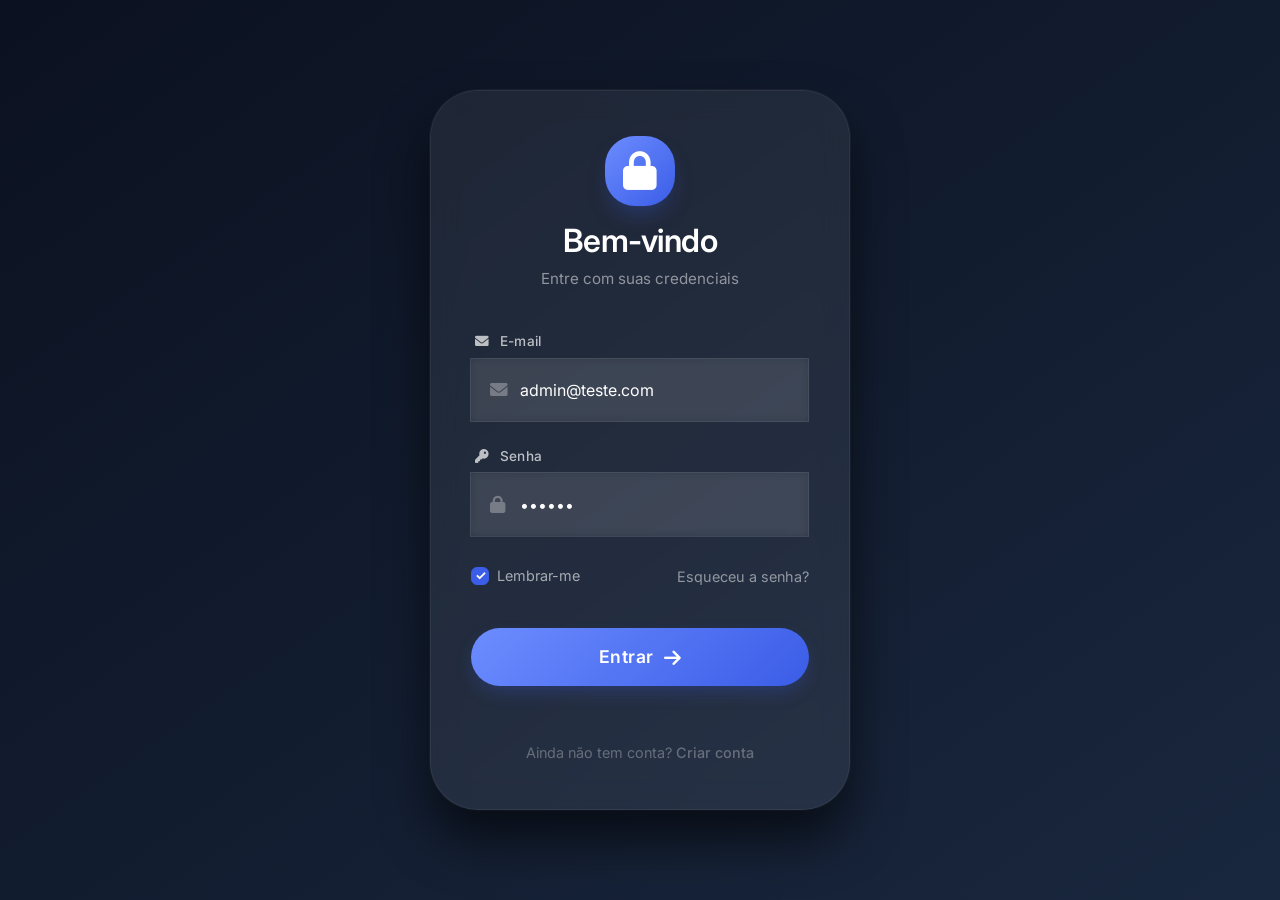
<file: bola/index.html>
<!DOCTYPE html>
<html lang="pt-BR">
<head>
    <meta charset="UTF-8">
    <meta name="viewport" content="width=device-width, initial-scale=1.0">
    <title>Login · Modelo</title>

    <!-- BIBLIOTECAS EXTERNAS -->
    <link href="https://cdn.jsdelivr.net/npm/bootstrap@5.3.8/dist/css/bootstrap.min.css" rel="stylesheet">
    <link rel="preconnect" href="https://fonts.googleapis.com">
    <link rel="preconnect" href="https://fonts.gstatic.com" crossorigin>
    <link href="https://fonts.googleapis.com/css2?family=Inter:opsz,wght@14..32,400;14..32,500;14..32,600&display=swap" rel="stylesheet">
    <link rel="stylesheet" href="https://cdnjs.cloudflare.com/ajax/libs/font-awesome/6.0.0-beta3/css/all.min.css">
    <!-- ===== SEU CSS ===== -->
    <link rel="stylesheet" href="style.css">
</head>
<body>
    <div class="login-card" role="main" aria-label="Painel de login">
        <!-- CABEÇALHO -->
        <div class="login-header">
            <div class="icon-logo">
                <i class="fas fa-lock"></i>
            </div>
            <h1 id="panelTitle">Bem-vindo</h1>
            <p id="panelSubtitle">Entre com suas credenciais</p>
        </div>

        <!-- PAINEL LOGIN -->
        <div id="loginPanel">
            <form class="auth-form" id="loginForm" novalidate>
                <!-- E-mail -->
                <div class="input-group" id="emailGroup">
                    <label for="email">
                        <i class="fas fa-envelope" style="margin-right: 6px;"></i> E-mail
                    </label>
                    <div class="input-wrapper">
                        <i class="fas fa-envelope"></i>
                        <input type="email" id="email" placeholder="seu@email.com" autocomplete="email" required>
                    </div>
                    <div class="error-message" id="emailError">E-mail inválido</div>
                </div>

                <!-- Senha -->
                <div class="input-group" id="passwordGroup">
                    <label for="password">
                        <i class="fas fa-key" style="margin-right: 6px;"></i> Senha
                    </label>
                    <div class="input-wrapper">
                        <i class="fas fa-lock"></i>
                        <input type="password" id="password" placeholder="••••••••" autocomplete="current-password" required minlength="6">
                    </div>
                    <div class="error-message" id="passwordError">Mínimo 6 caracteres</div>
                </div>

                <!-- Opções -->
                <div class="login-options">
                    <label class="remember">
                        <input type="checkbox" id="rememberCheck" checked> Lembrar-me
                    </label>
                    <div class="forgot">
                        <a href="#" id="forgotLink" aria-label="Recuperar senha">Esqueceu a senha?</a>
                    </div>
                </div>

                <!-- Botão Entrar -->
                <button type="submit" class="btn-login" id="loginBtn">
                    <span>Entrar</span>
                    <i class="fas fa-arrow-right"></i>
                </button>

                <!-- Mensagem -->
                <div class="login-success" id="loginSuccess">
                    <i class="fas fa-check-circle"></i> 
                    <span id="loginMsgText">Login simulado com sucesso!</span>
                </div>
            </form>

            <div class="signup-footer">
                Ainda não tem conta? <a id="showSignupLink">Criar conta</a>
            </div>
        </div>

        <!-- PAINEL CRIAR CONTA -->
        <div id="signupPanel">
            <form class="auth-form" id="signupForm" novalidate>
                <!-- Nome -->
                <div class="input-group">
                    <label for="signupName">
                        <i class="fas fa-user" style="margin-right:6px;"></i> Nome completo
                    </label>
                    <div class="input-wrapper">
                        <i class="fas fa-user"></i>
                        <input type="text" id="signupName" placeholder="Seu nome" required>
                    </div>
                    <div class="error-message" id="signupNameError">Nome é obrigatório</div>
                </div>

                <!-- E-mail -->
                <div class="input-group">
                    <label for="signupEmail">
                        <i class="fas fa-envelope" style="margin-right:6px;"></i> E-mail
                    </label>
                    <div class="input-wrapper">
                        <i class="fas fa-envelope"></i>
                        <input type="email" id="signupEmail" placeholder="seu@email.com" required>
                    </div>
                    <div class="error-message" id="signupEmailError">E-mail inválido</div>
                </div>

                <!-- Senha -->
                <div class="input-group">
                    <label for="signupPassword">
                        <i class="fas fa-key" style="margin-right:6px;"></i> Senha
                    </label>
                    <div class="input-wrapper">
                        <i class="fas fa-lock"></i>
                        <input type="password" id="signupPassword" placeholder="Mínimo 6 caracteres" required minlength="6">
                    </div>
                    <div class="error-message" id="signupPasswordError">Mínimo 6 caracteres</div>
                </div>

                <!-- Confirmar senha -->
                <div class="input-group">
                    <label for="signupConfirm">
                        <i class="fas fa-check-circle" style="margin-right:6px;"></i> Confirmar senha
                    </label>
                    <div class="input-wrapper">
                        <i class="fas fa-check"></i>
                        <input type="password" id="signupConfirm" placeholder="Digite novamente" required minlength="6">
                    </div>
                    <div class="error-message" id="signupConfirmError">As senhas não coincidem</div>
                </div>

                <!-- Botão Criar conta -->
                <button type="submit" class="btn-login" id="signupBtn">
                    <span>Criar conta</span>
                    <i class="fas fa-user-plus"></i>
                </button>

                <!-- Mensagem -->
                <div class="login-success" id="signupSuccess">
                    <i class="fas fa-check-circle"></i> 
                    <span id="signupMsgText">Conta criada com sucesso!</span>
                </div>
            </form>

            <div class="signup-footer">
                Já tem uma conta? <a id="showLoginLink">Entrar</a>
            </div>
        </div>
    </div>

    <!-- ========================================== -->
    <!-- ⚠️ LINK DO JAVASCRIPT (TEM QUE ESTAR AQUI) -->
    <!-- ========================================== -->
    <script src="https://cdn.jsdelivr.net/npm/bootstrap@5.3.8/dist/js/bootstrap.bundle.min.js"></script>
    <script src="script.js"></script>
    <!-- ⚠️ SE O JS ESTIVER EM OUTRA PASTA, use: src="js/script.js" -->
</body>
</html>
</file>
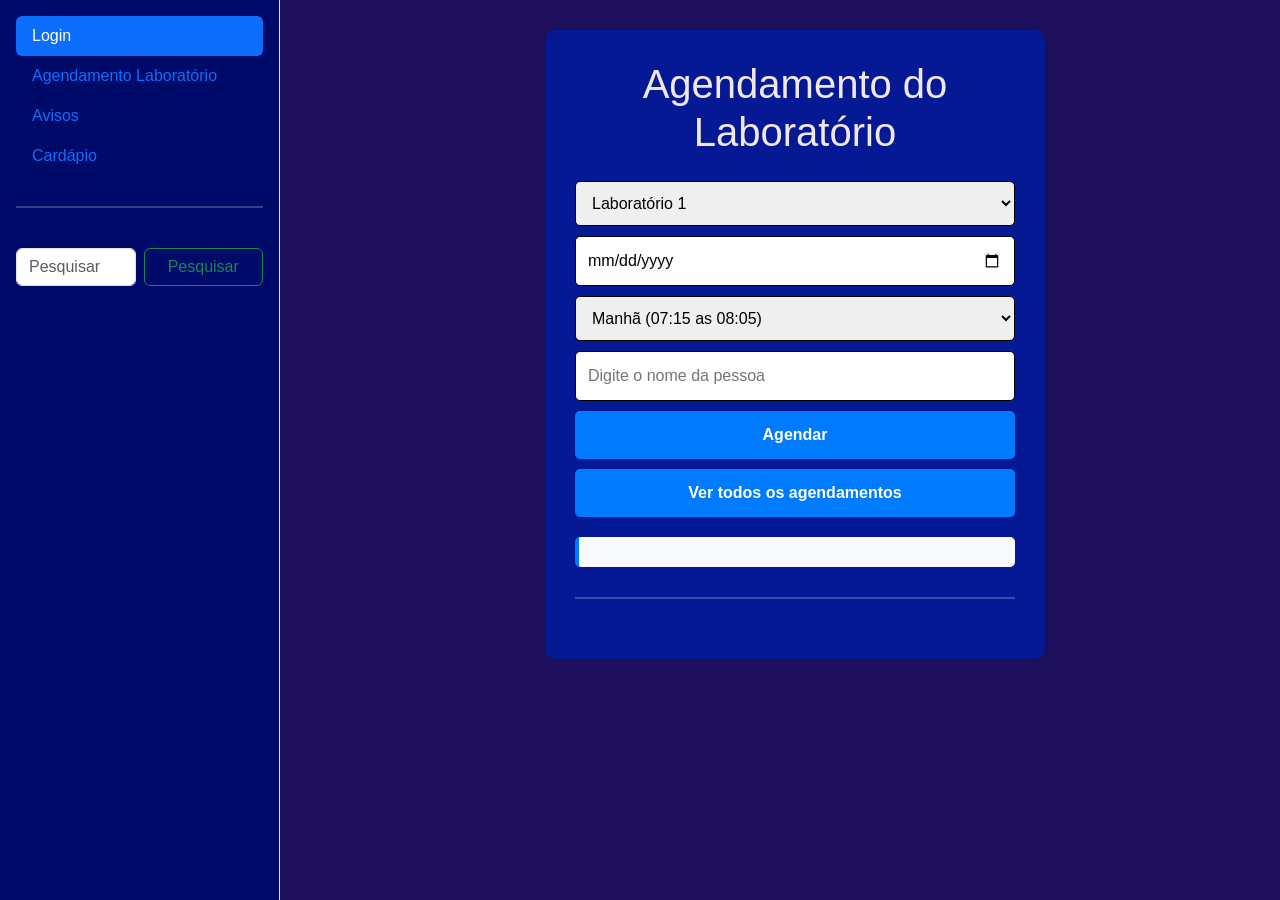
<file: gu/index.html>
<!DOCTYPE html>
<html lang="pt-br">
<head>
    <link href="https://cdn.jsdelivr.net/npm/bootstrap@5.3.8/dist/css/bootstrap.min.css" rel="stylesheet" integrity="sha384-sRIl4kxILFvY47J16cr9ZwB07vP4J8+LH7qKQnuqkuIAvNWLzeN8tE5YBujZqJLB" crossorigin="anonymous">
    <script src="https://cdn.jsdelivr.net/npm/bootstrap@5.3.8/dist/js/bootstrap.bundle.min.js" integrity="sha384-FKyoEForCGlyvwx9Hj09JcYn3nv7wiPVlz7YYwJrWVcXK/BmnVDxM+D2scQbITxI" crossorigin="anonymous"></script>    
    <script src="./script.js"></script>
    <meta charset="UTF-8">
    <meta name="viewport" content="width=device-width, initial-scale=1.0">
    <title>Agendamento - Laboratórios</title>
    <link rel="stylesheet" href="style.css">
</head>
<body>

    <aside class="sidebar" id="sidebar">

        <ul class="nav nav-pills flex-column mb-auto">

            <li class="nav-item">
                <a href="../bola/index.html" class="nav-link active">
                    Login
                </a>
            </li>

            <li class="nav-item">
                <a href="index.html" class="nav-link">
                    Agendamento Laboratório
                </a>
            </li>

            <li class="nav-item">
                <a href="../jorge/index.html" class="nav-link">
                    Avisos
                </a>
            </li>

            <li class="nav-item">
                <a href="../vine/index.html" class="nav-link">
                    Cardápio
                </a>
            </li>

        </ul>

        <hr>

        <form class="d-flex">
            <input class="form-control me-2" type="search" placeholder="Pesquisar">

            <button class="btn btn-outline-success" type="submit">
                Pesquisar
            </button>
        </form>

    </aside>


<div class="container">
    <h1> Agendamento do Laboratório</h1>

    <select id="lab">
        <option value="Laboratório 1">Laboratório 1</option>
        <option value="Laboratório 2">Laboratório 2</option>
    </select>

    <input type="date" id="data">

    <select id="horario">
        <option value="Manhã">Manhã (07:15 as 08:05)</option>
        <option value="Manhã">Manhã (08:05 as 08:55)</option>
        <option value="Manhã">Manhã (08:55 as 09:45)</option>
        <option value="Manhã">Manhã (10:00 as 10:50)</option>
        <option value="Manhã">Manhã (10:50 as 11:35)</option>
        <option value="Manhã">Manhã (11:35 as 12:25)</option>

    </select>

    <input type="text" id="nome" placeholder="Digite o nome da pessoa">

    <button onclick="agendar()"> Agendar</button>
    <button onclick="listarAgendamentos()"> Ver todos os agendamentos</button>

    <div id="resultado" class="mensagem"></div>

    <hr>

    <div id="listaAgendamentos"></div>
</div>


</body>

<script>
    let agendamentos = JSON.parse(localStorage.getItem('agendamentos')) || [];

    function agendar() {
        let lab = document.getElementById('lab').value;
        let data = document.getElementById('data').value;
        let horario = document.getElementById('horario').value;

        if (data === '') {
            document.getElementById('resultado').innerHTML = 
                '<span class="vermelho"> Escolha uma data primeiro!</span>';
            return;
        }

        let jaExiste = agendamentos.some(a => 
            a.lab === lab && a.data === data && a.horario === horario
        );

        if (jaExiste) {
            document.getElementById('resultado').innerHTML = 
                `<span class="vermelho"> ${lab} já está ocupado no dia ${data} no período da ${horario}!</span>`;
            return;
        }

        let novoAgendamento = { lab, data, horario };
        agendamentos.push(novoAgendamento);

        localStorage.setItem('agendamentos', JSON.stringify(agendamentos));

        document.getElementById('resultado').innerHTML = 
            `<span class="verde"> Agendado com sucesso! ${lab} - ${data} - ${horario}</span>`;

        document.getElementById('data').value = '';
    }

    function listarAgendamentos() {
        let lista = document.getElementById('listaAgendamentos');

        if (agendamentos.length === 0) {
            lista.innerHTML = '<p> Nenhum agendamento ainda.</p>';
            return;
        }

        let html = '<h3> Agendamentos salvos:</h3><ul>';
        for (let a of agendamentos) {
            html += `<li>🔹 ${a.lab} - ${a.data} - ${a.horario}</li>`;
        }
        html += '</ul>';

        html += `<button onclick="limparTudo()" class="btn-excluir"> Limpar todos os agendamentos</button>`;

        lista.innerHTML = html;
    }

    function limparTudo() {
        if (confirm('Tem certeza que quer apagar todos os agendamentos?')) {
            agendamentos = [];
            localStorage.setItem('agendamentos', JSON.stringify(agendamentos));
            listarAgendamentos(); 
            document.getElementById('resultado').innerHTML = '<span class="vermelho"> Todos os agendamentos foram removidos.</span>';
        }
    }
</script>
</html>
</file>
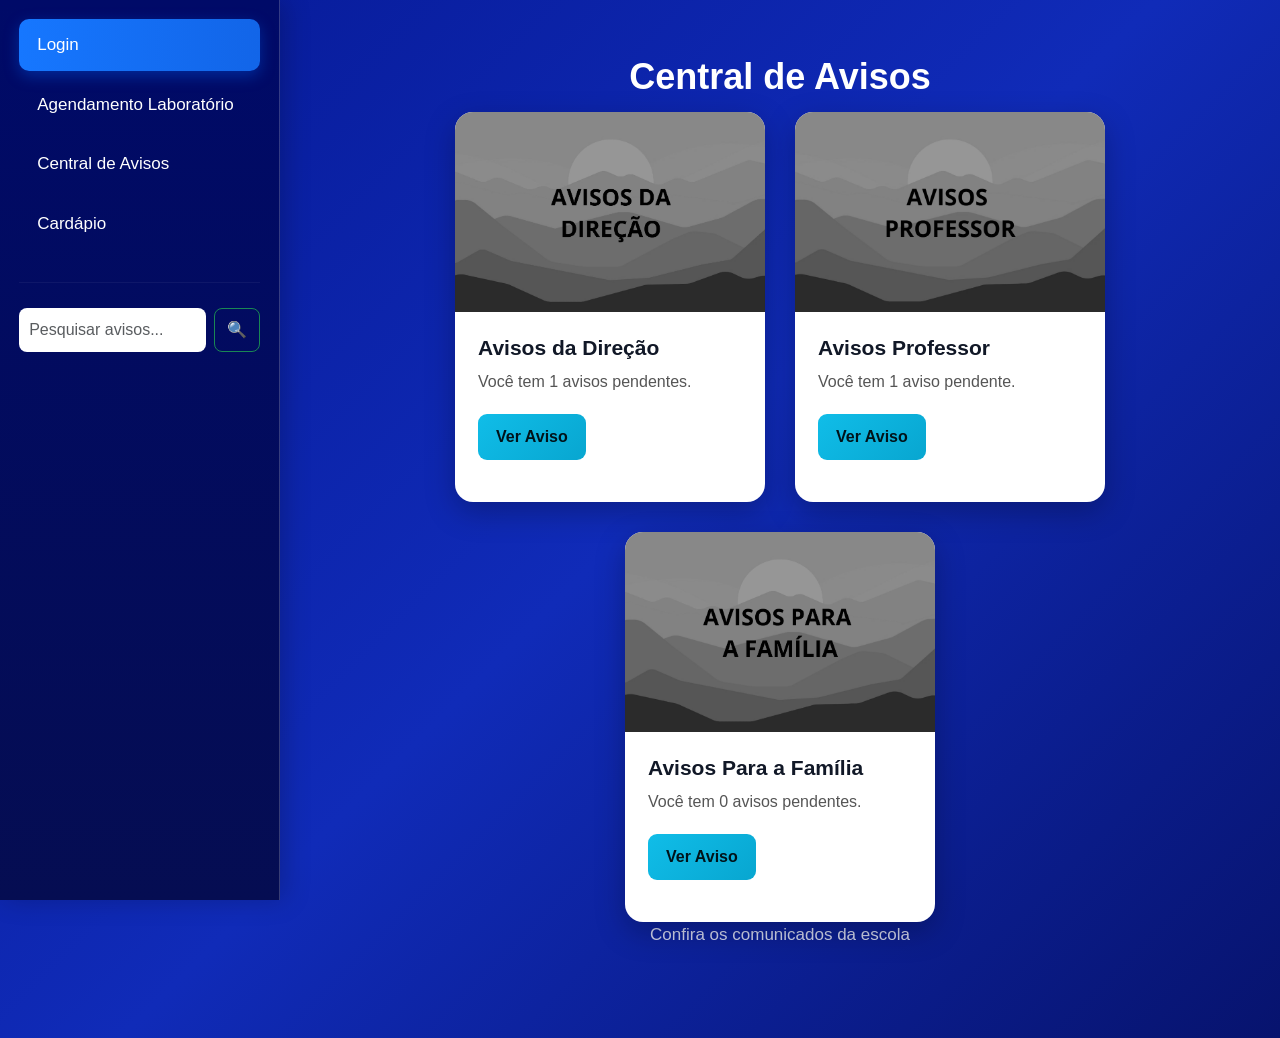
<file: jorge/index.html>
<!DOCTYPE html>
<html lang="pt-BR">

<head>
    <meta charset="UTF-8">
    <meta name="viewport" content="width=device-width, initial-scale=1.0">

    <title>Next Time</title>

    <link href="https://cdn.jsdelivr.net/npm/bootstrap@5.3.8/dist/css/bootstrap.min.css" rel="stylesheet">

    <link rel="stylesheet" href="style.css">
</head>

<body>

    <!-- SIDEBAR -->
    <aside class="sidebar" id="sidebar">

        <ul class="nav nav-pills flex-column mb-auto">

            <li class="nav-item">
                <a href="../bola/index.html" class="nav-link active">
                    Login
                </a>
            </li>

            <li class="nav-item">
                <a href="../gu/index.html" class="nav-link">
                    Agendamento Laboratório
                </a>
            </li>

            <li class="nav-item">
                <a href="./index.html" class="nav-link">
                    Central de Avisos
                </a>
            </li>

            <li class="nav-item">
                <a href="../vine/index.html" class="nav-link">
                    Cardápio
                </a>
            </li>

        </ul>

        <hr>

        <!-- PESQUISA -->
        <form class="d-flex" id="searchForm">

            <input class="form-control me-2" type="search" id="searchInput" placeholder="Pesquisar avisos..."
                autocomplete="off">

            <button class="btn btn-outline-success" type="submit">
                🔍
            </button>

        </form>

    </aside>


    <!-- BOTÃO DO MENU MOBILE -->
    <button type="button" class="btn btn-primary mobile-menu-btn" id="menuBtn">
        ☰ Menu
    </button>


    <!-- FUNDO ESCURO DA SIDEBAR -->
    <div class="sidebar-overlay" id="sidebarOverlay"></div>


    <!-- CONTEÚDO -->
    <main class="content">

        <div class="cards">

            <!-- CARD 1 -->
            <div class="card aviso-card">

                <img src="./IMAGENS/image.png" class="card-img-top" alt="Avisos da direção">

                <div class="card-body">

                    <h5 class="card-title">
                        Avisos da Direção
                    </h5>

                    <p class="card-text">
                        Você tem 1 avisos pendentes.
                    </p>

                    <button type="button" class="btn btn-info" onclick="abrirAviso('direcao')">
                        Ver Aviso
                    </button>

                </div>

            </div>


            <!-- CARD 2 -->
            <div class="card aviso-card">

                <img src="./IMAGENS/PROFESSOR.png" class="card-img-top" alt="Avisos dos professores">

                <div class="card-body">

                    <h5 class="card-title">
                        Avisos Professor
                    </h5>

                    <p class="card-text">
                        Você tem 1 aviso pendente.
                    </p>

                    <button type="button" class="btn btn-info" onclick="abrirAviso('professor')">
                        Ver Aviso
                    </button>

                </div>

            </div>


            <!-- CARD 3 -->
            <div class="card aviso-card">

                <img src="./IMAGENS/image copy.png" class="card-img-top" alt="Avisos para a família">

                <div class="card-body">

                    <h5 class="card-title">
                        Avisos Para a Família
                    </h5>

                    <p class="card-text">
                        Você tem 0 avisos pendentes.
                    </p>

                    <button type="button" class="btn btn-info" onclick="abrirAviso('familia')">
                        Ver Aviso
                    </button>

                </div>  

            </div>

        </div>

    </main>


    <!-- =========================
         JANELA FLUTUANTE
    ========================= -->

    <div class="modal-aviso" id="modalAviso">

        <div class="conteudo-modal">

            <!-- BOTÃO X -->
            <button class="fechar-modal" onclick="fecharAviso()" aria-label="Fechar aviso">
                &times;
            </button>


            <!-- ÍCONE -->
            <div class="icone-modal" id="iconeAviso">
                📢
            </div>


            <!-- TÍTULO -->
            <h2 id="tituloAviso">
                Aviso
            </h2>


            <!-- MENSAGEM -->
            <p id="mensagemAviso">
                Mensagem do aviso.
            </p>


            <!-- BOTÃO -->
            <button class="btn-fechar-modal" onclick="fecharAviso()">
                Fechar
            </button>

        </div>

    </div>


    <!-- JS -->
    <script src="script.js"></script>

</body>

</html>
</file>
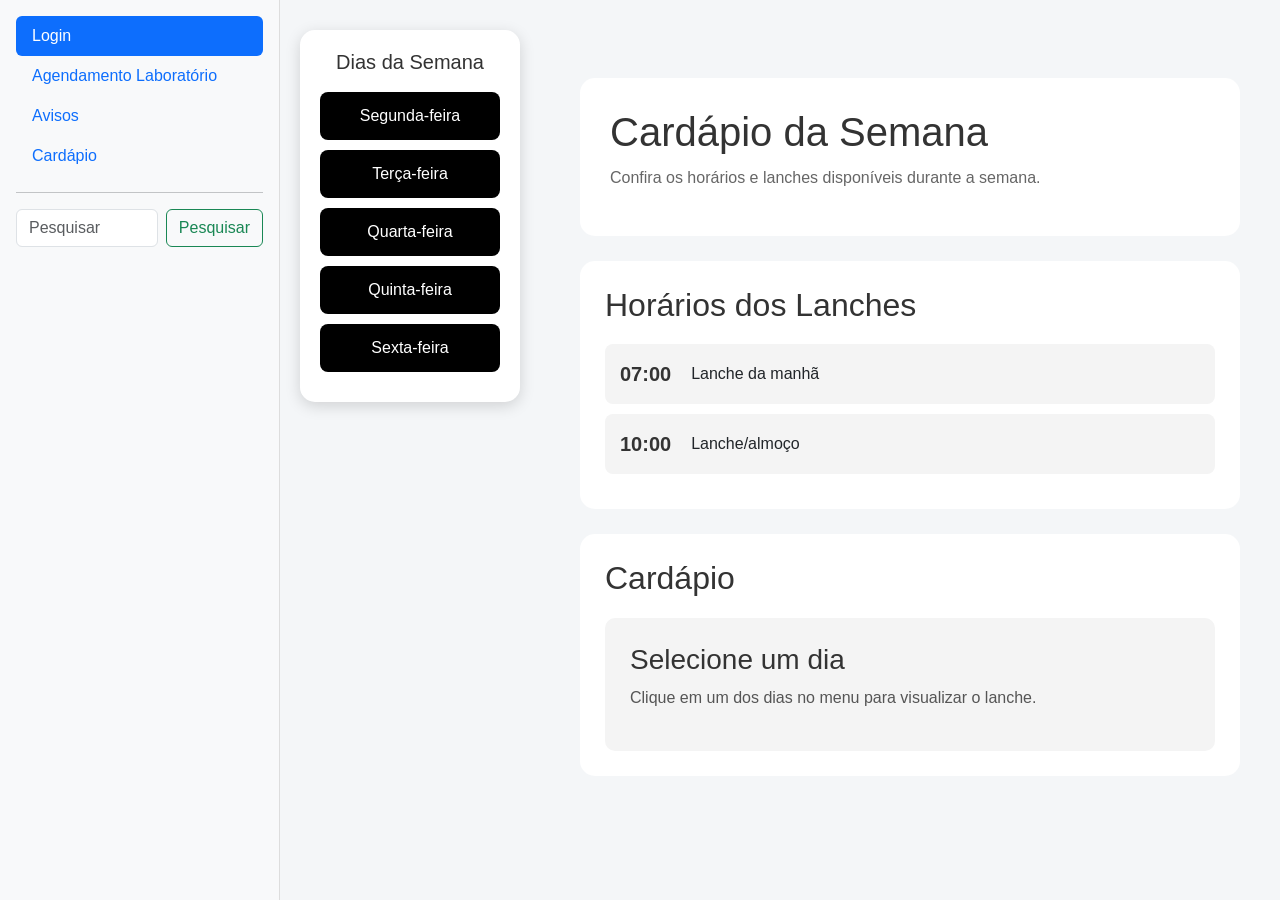
<file: vine/index.html>
<!DOCTYPE html>
<html lang="pt-BR">
<head>
     <meta charset="UTF-8">
    <meta name="viewport" content="width=device-width, initial-scale=1.0">

    <title>Meu Sistema</title>

    <link href="https://cdn.jsdelivr.net/npm/bootstrap@5.3.8/dist/css/bootstrap.min.css" rel="stylesheet">
   <script src="script.js"></script>
</body>
</html>
    <link rel="stylesheet" href="style.css">
</head>

<body>

    <aside class="sidebar" id="sidebar">

        <ul class="nav nav-pills flex-column mb-auto">

            <li class="nav-item">
                <a href="../bola/index.html" class="nav-link active">
                    Login
                </a>
            </li>

            <li class="nav-item">
                <a href="../gu/index.html" class="nav-link">
                    Agendamento Laboratório
                </a>
            </li>

            <li class="nav-item">
                <a href="../jorge/index.html" class="nav-link">
                    Avisos
                </a>
            </li>

            <li class="nav-item">
                <a href="./index.html" class="nav-link">
                    Cardápio
                </a>
            </li>

        </ul>

        <hr>

        <form class="d-flex">
            <input class="form-control me-2" type="search" placeholder="Pesquisar">

            <button class="btn btn-outline-success" type="submit">
                Pesquisar
            </button>
        </form>

    </aside>

    <button type="button" class="btn btn-primary mobile-menu-btn" id="menuBtn">
        ☰ Menu
    </button>

    <div class="sidebar-overlay" id="sidebarOverlay"></div>

 <nav class="menu-dias">

    <h2> Dias da Semana</h2>

    <button onclick="mostrarDia('segunda')">
        Segunda-feira
    </button>

    <button onclick="mostrarDia('terca')">
        Terça-feira
    </button>

    <button onclick="mostrarDia('quarta')">
        Quarta-feira
    </button>

    <button onclick="mostrarDia('quinta')">
        Quinta-feira
    </button>

    <button onclick="mostrarDia('sexta')">
        Sexta-feira
    </button>

</nav>

    <main class="conteudo">

        <section class="inicio">
            <h1>Cardápio da Semana</h1>
            <p>Confira os horários e lanches disponíveis durante a semana.</p>
        </section>

        <section class="horarios-lanches">
            <h2> Horários dos Lanches</h2>

            <div class="horario-card">
                <strong>07:00</strong>
                <span>Lanche da manhã</span>
            </div>

            <div class="horario-card">
                <strong>10:00</strong>
                <span>Lanche/almoço</span>
            </div>

        </section>

        <section id="cardapio">
            <h2> Cardápio</h2>

            <div id="prato">
                <h3>Selecione um dia</h3>
                <p>Clique em um dos dias no menu para visualizar o lanche.</p>
            </div>
        </section>

    </main>

   
</body>
</html>
</file>
<file: bola/style.css>
* {
            margin: 0;
            padding: 0;
            box-sizing: border-box;
        }

        body {
            min-height: 100vh;
            display: flex;
            align-items: center;
            justify-content: center;
            background: linear-gradient(145deg, #0b1120 0%, #19273e 100%);
            padding: 1.5rem;
            font-family: 'Inter', sans-serif;
        }

        /* ============================================
           CARTÃO PRINCIPAL
           ============================================ */
        .login-card {
            background: rgba(255, 255, 255, 0.07);
            backdrop-filter: blur(14px);
            -webkit-backdrop-filter: blur(14px);
            border-radius: 48px;
            padding: 2.8rem 2.5rem;
            max-width: 420px;
            width: 100%;
            box-shadow: 0 30px 50px rgba(0, 0, 0, 0.6), 0 0 0 1px rgba(255, 255, 255, 0.05);
            border: 1px solid rgba(255, 255, 255, 0.06);
            transition: transform 0.25s ease;
        }

        .login-card:hover {
            transform: scale(1.01);
        }

        /* ============================================
           CABEÇALHO
           ============================================ */
        .login-header {
            text-align: center;
            margin-bottom: 2.5rem;
        }

        .icon-logo {
            background: linear-gradient(135deg, #6c8cff, #3b5de7);
            width: 70px;
            height: 70px;
            border-radius: 30px;
            display: flex;
            align-items: center;
            justify-content: center;
            margin: 0 auto 1rem;
            font-size: 2.4rem;
            color: white;
            box-shadow: 0 12px 24px -8px rgba(59, 93, 231, 0.4);
        }

        .login-header h1 {
            font-size: 2rem;
            font-weight: 600;
            color: #ffffff;
            letter-spacing: -0.5px;
        }

        .login-header p {
            color: rgba(255, 255, 255, 0.5);
            font-size: 0.95rem;
            margin-top: 6px;
            font-weight: 400;
        }

        /* ============================================
           FORMULÁRIO
           ============================================ */
        .auth-form {
            display: flex;
            flex-direction: column;
            gap: 1.5rem;
        }

        .input-group {
            display: flex;
            flex-direction: column;
            gap: 6px;
        }

        .input-group label {
            color: rgba(255, 255, 255, 0.7);
            font-size: 0.85rem;
            font-weight: 500;
            letter-spacing: 0.3px;
            margin-left: 4px;
        }

        .input-wrapper {
            display: flex;
            align-items: center;
            background: rgba(255, 255, 255, 0.06);
            border-radius: 30px;
            padding: 0.2rem 1.2rem;
            border: 1px solid rgba(255, 255, 255, 0.08);
            transition: all 0.2s;
            backdrop-filter: blur(4px);
        }

        .input-wrapper:focus-within {
            border-color: #6c8cff;
            background: rgba(255, 255, 255, 0.09);
            box-shadow: 0 0 0 4px rgba(108, 140, 255, 0.15);
        }

        .input-wrapper i {
            color: rgba(255, 255, 255, 0.3);
            font-size: 1.1rem;
            margin-right: 12px;
            width: 20px;
            transition: color 0.2s;
        }

        .input-wrapper:focus-within i {
            color: #6c8cff;
        }

        .input-wrapper input {
            width: 100%;
            background: transparent;
            border: none;
            padding: 1rem 0;
            font-size: 1rem;
            color: #ffffff;
            outline: none;
        }

        .input-wrapper input::placeholder {
            color: rgba(255, 255, 255, 0.25);
            font-weight: 300;
        }

        /* ============================================
           MENSAGENS DE ERRO
           ============================================ */
        .error-message {
            color: #ff6b6b;
            font-size: 0.8rem;
            margin-top: 4px;
            margin-left: 12px;
            display: none;
        }

        .error-message.visible {
            display: block;
        }

        /* ============================================
           OPÇÕES (LEMBRAR + ESQUECI)
           ============================================ */
        .login-options {
            display: flex;
            align-items: center;
            justify-content: space-between;
            margin: 0.2rem 0 0.4rem;
        }

        .remember {
            display: flex;
            align-items: center;
            gap: 8px;
            color: rgba(255, 255, 255, 0.6);
            font-size: 0.9rem;
            cursor: pointer;
        }

        .remember input[type="checkbox"] {
            appearance: none;
            width: 18px;
            height: 18px;
            background: rgba(255, 255, 255, 0.08);
            border-radius: 6px;
            border: 1px solid rgba(255, 255, 255, 0.15);
            cursor: pointer;
            transition: 0.15s;
            display: flex;
            align-items: center;
            justify-content: center;
        }

        .remember input[type="checkbox"]:checked {
            background: #3b5de7;
            border-color: #3b5de7;
            position: relative;
        }

        .remember input[type="checkbox"]:checked::after {
            content: "✓";
            color: white;
            font-size: 13px;
            font-weight: 700;
        }

        .forgot a {
            color: rgba(255, 255, 255, 0.5);
            font-size: 0.9rem;
            text-decoration: none;
            transition: 0.2s;
            border-bottom: 1px dotted transparent;
        }

        .forgot a:hover {
            color: #6c8cff;
            border-bottom-color: #6c8cff;
        }

        /* ============================================
           BOTÃO PRINCIPAL
           ============================================ */
        .btn-login {
            background: linear-gradient(135deg, #6c8cff, #3b5de7);
            border: none;
            padding: 1rem;
            border-radius: 40px;
            font-weight: 600;
            font-size: 1.1rem;
            color: white;
            cursor: pointer;
            transition: all 0.25s;
            margin-top: 0.6rem;
            letter-spacing: 0.5px;
            box-shadow: 0 8px 20px -6px rgba(59, 93, 231, 0.35);
            display: flex;
            align-items: center;
            justify-content: center;
            gap: 10px;
            width: 100%;
        }

        .btn-login:hover {
            transform: translateY(-3px);
            box-shadow: 0 14px 28px -8px rgba(59, 93, 231, 0.5);
            background: linear-gradient(135deg, #7b99ff, #4a6af0);
        }

        .btn-login:active {
            transform: scale(0.97);
        }

        .btn-login i {
            font-size: 1.2rem;
            transition: transform 0.2s;
        }

        /* ============================================
           MENSAGEM DE SUCESSO/ERRO
           ============================================ */
        .login-success {
            text-align: center;
            font-size: 0.95rem;
            padding: 0.6rem;
            border-radius: 30px;
            display: none;
            background: rgba(125, 223, 154, 0.15);
            color: #7ddf9a;
            border: 1px solid rgba(125, 223, 154, 0.2);
        }

        .login-success.error {
            background: rgba(255, 107, 107, 0.15);
            color: #ff6b6b;
            border-color: rgba(255, 107, 107, 0.2);
        }

        .login-success.show {
            display: block;
        }

        .login-success i {
            margin-right: 8px;
        }

        /* ============================================
           RODAPÉ
           ============================================ */
        .signup-footer {
            text-align: center;
            margin-top: 2rem;
            color: rgba(255, 255, 255, 0.3);
            font-size: 0.9rem;
        }

        .signup-footer a {
            color: rgba(255, 255, 255, 0.6);
            text-decoration: none;
            font-weight: 500;
            transition: 0.2s;
            border-bottom: 1px dotted transparent;
            cursor: pointer;
        }

        .signup-footer a:hover {
            color: #6c8cff;
            border-bottom-color: #6c8cff;
        }

        /* ============================================
           PAINÉIS (LOGIN / CRIAR CONTA)
           ============================================ */
        #signupPanel {
            display: none;
            flex-direction: column;
            gap: 1.5rem;
        }

        #signupPanel.active {
            display: flex;
        }

        #loginPanel {
            display: flex;
            flex-direction: column;
            gap: 1.5rem;
        }

        #loginPanel.hidden {
            display: none;
        }

        /* ============================================
           RESPONSIVIDADE
           ============================================ */
        @media (max-width: 460px) {
            .login-card {
                padding: 2rem 1.5rem;
                border-radius: 32px;
            }
            .login-header h1 {
                font-size: 1.7rem;
            }
        }
</file>
<file: gu/style.css>
body {
    font-family: Arial, Helvetica, sans-serif;
    margin: 30px;
    background-color: #1e105d;
    margin-left: 340px;
}

.container {
    max-width: 500px;
    margin: auto;
    background-color: rgb(6, 25, 149);
    padding: 30px;
    border-radius: 10px;
    box-shadow: 0 0 10px rgba(0, 0, 0, 0.1);
}

h1 {
    text-align: center;
    color: #f0e7e7;
    margin-bottom: 25px;
}

select, input, button {
    display: block;
    width: 100%;
    padding: 12px;
    margin: 10px 0;
    font-size: 16px;
    border: 1px solid #000000;
    border-radius: 5px;
    box-sizing: border-box;
}

button {
    background-color: #007BFF;
    color: white;
    border: none;
    cursor: pointer;
    font-weight: bold;
    transition: background-color 0.3s;
}

button:hover {
    background-color: #0056b3;
}

.btn-excluir {
    background-color: #dc3545;
    margin-top: 15px;
}

.btn-excluir:hover {
    background-color: #c82333;
}

.mensagem {
    margin-top: 20px;
    padding: 15px;
    background-color: #f8f9fa;
    border-radius: 5px;
    border-left: 4px solid #007BFF;
    min-height: 20px;
}

.vermelho {
    color: #dc3545;
    font-weight: bold;
}

.verde {
    color: #28a745;
    font-weight: bold;
}

hr {
    margin: 30px 0;
    border: 1px solid #ddd;
}

#listaAgendamentos {
    margin-top: 10px;
}

#listaAgendamentos ul {
    list-style: none;
    padding: 0;
}

#listaAgendamentos li {
    background-color: #f8f9fa;
    padding: 10px;
    margin: 5px 0;
    border-radius: 5px;
    border-left: 3px solid #007BFF;
}

#listaAgendamentos h3 {
    color: #ffffff;
    margin-bottom: 15px;
}

#listaAgendamentos p {
    color: #3e0371;
    font-style: italic;
    text-align: center;
    padding: 20px;
}


/* =========================
   SIDEBAR
========================= */

.sidebar {
    width: 280px;
    height: 100vh;

    position: fixed;
  
    top: 0;
    left: 0;

    padding: 1rem;

    background-color: #000a68;

    border-right: 1px solid #ddd;

    z-index: 9999;

    overflow-y: auto;

    box-sizing: border-box;
}


/* =========================
   RESPONSIVIDADE
========================= */

/* Tablets */
@media (max-width: 768px) {

    body {
        margin: 20px;
        margin-top: 220px;
        margin-left: 20px;
        margin-right: 20px;
    }

    .sidebar {
        width: 100%;
        height: auto;

        top: 0;
        left: 0;

        padding: 15px;

        border-right: none;
        border-bottom: 1px solid #ddd;

        overflow-y: visible;
    }

    .sidebar .nav {
        flex-direction: row !important;
        flex-wrap: wrap;

        justify-content: center;
        gap: 5px;
    }

    .sidebar .nav-item {
        flex: 1 1 auto;
    }

    .sidebar .nav-link {
        text-align: center;
        white-space: nowrap;
    }

    .sidebar form {
        width: 100%;
        margin-top: 10px;
    }

    .sidebar form input {
        flex: 1;
    }
}


/* Celulares */
@media (max-width: 480px) {

    body {
        margin: 15px;
        margin-top: 300px;
    }

    .sidebar {
        padding: 10px;
    }

    .sidebar .nav {
        flex-direction: column !important;
    }

    .sidebar .nav-item,
    .sidebar .nav-link {
        width: 100%;
    }

    .sidebar form {
        flex-direction: column;
    }

    .sidebar form input,
    .sidebar form button {
        width: 100%;
    }

    .container {
        width: 100%;
        padding: 20px;
        box-sizing: border-box;
    }

    h1 {
        font-size: 24px;
    }
}
</file>
<file: jorge/style.css>
html,
body {

    margin: 0;
    padding: 0;
    min-height: 100%;

}


body {

    min-height: 100vh;

    overflow-x: hidden;

    background: linear-gradient(
        135deg,
        #061995 0%,
        #102bb8 50%,
        #07136e 100%
    );

    font-family: Arial, Helvetica, sans-serif;

}


/* =========================
   SIDEBAR
========================= */

.sidebar {

    width: 280px;

    height: 100vh;

    position: fixed;

    top: 0;
    left: 0;

    padding: 1.2rem;

    background: linear-gradient(
        180deg,
        #000a68,
        #050d52
    );

    border-right: 1px solid rgba(255, 255, 255, 0.2);

    z-index: 9999;

    overflow-y: auto;

    box-shadow: 5px 0 25px rgba(0, 0, 0, 0.2);

    transition: transform 0.3s ease;

}


/* LINKS */

.sidebar .nav-link {

    color: #ffffff;

    padding: 13px 18px;

    margin-bottom: 8px;

    border-radius: 10px;

    font-size: 17px;

    transition: all 0.25s ease;

}


.sidebar .nav-link:hover {

    background-color: rgba(255, 255, 255, 0.12);

    transform: translateX(5px);

}


.sidebar .nav-link.active {

    background: linear-gradient(
        90deg,
        #1677ff,
        #1265e8
    );

    color: white;

    box-shadow: 0 5px 15px rgba(0, 102, 255, 0.35);

}


/* LINHA */

.sidebar hr {

    border-color: rgba(255, 255, 255, 0.2);

    margin: 25px 0;

}


/* =========================
   PESQUISA
========================= */

.sidebar input {

    border-radius: 8px;

    border: none;

    padding: 10px;

}


.sidebar .btn-outline-success {

    border-radius: 8px;

    white-space: nowrap;

    padding: 8px 12px;

}


/* =========================
   CONTEÚDO
========================= */

.content {

    margin-left: 280px;

    min-height: 100vh;

    padding: 50px 45px;

}


/* =========================
   TÍTULO
========================= */

.content::before {

    content: "Central de Avisos";

    display: block;

    color: white;

    font-size: 36px;

    font-weight: bold;

    margin-bottom: 8px;

    text-align: center;

}


.content::after {

    content: "Confira os comunicados da escola";

    display: block;

    color: rgba(255, 255, 255, 0.8);

    font-size: 17px;

    text-align: center;

    margin-bottom: 40px;

}


/* =========================
   CARDS
========================= */

.cards {

    display: flex;

    flex-direction: row;

    justify-content: center;

    align-items: stretch;

    gap: 30px;

    width: 100%;

    flex-wrap: wrap;

}


.card {

    width: 310px !important;

    min-height: 390px;

    border: none;

    border-radius: 18px;

    overflow: hidden;

    background-color: white;

    box-shadow:
        0 10px 30px rgba(0, 0, 0, 0.25);

    transition:
        transform 0.3s ease,
        box-shadow 0.3s ease;

    flex-shrink: 0;

}


/* EFEITO AO PASSAR MOUSE */

.card:hover {

    transform: translateY(-10px);

    box-shadow:
        0 18px 40px rgba(0, 0, 0, 0.35);

}


/* =========================
   IMAGEM
========================= */

.card-img-top {

    width: 100%;

    height: 200px;

    object-fit: cover;

    transition: transform 0.4s ease;

}


.card:hover .card-img-top {

    transform: scale(1.04);

}


/* =========================
   CORPO DO CARD
========================= */

.card-body {

    padding: 23px;

    display: flex;

    flex-direction: column;

}


.card-title {

    font-size: 21px;

    font-weight: bold;

    color: #111827;

    margin-bottom: 10px;

}


.card-text {

    color: #555;

    font-size: 16px;

    margin-bottom: 20px;

}


/* =========================
   BOTÃO
========================= */

.card .btn-info {

    background: linear-gradient(
        135deg,
        #10bde8,
        #08a6d0
    );

    border: none;

    color: #00131a;

    font-weight: 600;

    border-radius: 9px;

    padding: 11px 18px;

    width: fit-content;

    transition: all 0.25s ease;

}


.card .btn-info:hover {

    transform: translateY(-2px);

    box-shadow:
        0 5px 15px rgba(0, 180, 220, 0.4);

    background: linear-gradient(
        135deg,
        #18c9f2,
        #0aafd8
    );

}


/* =========================
   MENU MOBILE
========================= */

.mobile-menu-btn {

    display: none;

    position: fixed;

    top: 15px;
    left: 15px;

    z-index: 10001;

    border-radius: 10px;

}


/* FUNDO */

.sidebar-overlay {

    display: none;

}


/* =========================
   RESPONSIVO
========================= */

@media screen and (max-width: 768px) {

    .sidebar {

        width: 280px;

        transform: translateX(-100%);

        transition: transform 0.3s ease;

    }


    .sidebar.show {

        transform: translateX(0);

    }


    .content {

        margin-left: 0;

        padding: 80px 20px 30px;

    }


    .content::before {

        font-size: 28px;

        margin-bottom: 5px;

    }


    .content::after {

        font-size: 15px;

        margin-bottom: 25px;

    }


    .mobile-menu-btn {

        display: block;

    }


    .sidebar-overlay.show {

        display: block;

        position: fixed;

        top: 0;
        left: 0;

        width: 100vw;
        height: 100vh;

        background: rgba(0, 0, 0, 0.55);

        z-index: 9998;

    }


    .cards {

        flex-direction: column;

        align-items: center;

        gap: 20px;

    }


    .card {

        width: 100% !important;

        max-width: 380px;

    }

}


/* ==================================================
   JANELA FLUTUANTE DOS AVISOS
================================================== */

.modal-aviso {

    display: none;

    position: fixed;

    top: 0;
    left: 0;

    width: 100%;
    height: 100%;

    background: rgba(0, 0, 0, 0.65);

    justify-content: center;

    align-items: center;

    padding: 20px;

    z-index: 99999;

}


/* MOSTRAR JANELA */

.modal-aviso.mostrar {

    display: flex;

}


/* CAIXA DO AVISO */

.conteudo-modal {

    position: relative;

    width: 100%;

    max-width: 550px;

    background: white;

    border-radius: 20px;

    padding: 35px;

    text-align: center;

    box-shadow:
        0 20px 60px rgba(0, 0, 0, 0.4);

    animation: aparecerModal 0.3s ease;

}


/* ÍCONE */

.icone-modal {

    font-size: 50px;

    margin-bottom: 10px;

}


/* TÍTULO */

.conteudo-modal h2 {

    color: #07136e;

    font-size: 28px;

    font-weight: bold;

    margin-bottom: 18px;

}


/* MENSAGEM */

.conteudo-modal p {

    color: #4b5563;

    font-size: 17px;

    line-height: 1.7;

    margin-bottom: 25px;

}


/* BOTÃO X */

.fechar-modal {

    position: absolute;

    top: 10px;
    right: 15px;

    width: 40px;
    height: 40px;

    border: none;

    background: transparent;

    color: #777;

    font-size: 32px;

    line-height: 1;

    cursor: pointer;

    border-radius: 50%;

    transition: 0.2s;

}


.fechar-modal:hover {

    background: #f1f1f1;

    color: #111;

}


/* BOTÃO FECHAR */

.btn-fechar-modal {

    border: none;

    background: linear-gradient(
        135deg,
        #061995,
        #1677ff
    );

    color: white;

    font-size: 16px;

    font-weight: bold;

    padding: 11px 30px;

    border-radius: 10px;

    cursor: pointer;

    transition: 0.25s;

}


.btn-fechar-modal:hover {

    transform: translateY(-2px);

    box-shadow:
        0 6px 18px rgba(6, 25, 149, 0.35);

}


/* =========================
   ANIMAÇÃO
========================= */

@keyframes aparecerModal {

    from {

        opacity: 0;

        transform: scale(0.8) translateY(20px);

    }

    to {

        opacity: 1;

        transform: scale(1) translateY(0);

    }

}


/* =========================
   MODAL NO CELULAR
========================= */

@media screen and (max-width: 600px) {

    .conteudo-modal {

        padding: 30px 22px;

        border-radius: 16px;

    }


    .icone-modal {

        font-size: 42px;

    }


    .conteudo-modal h2 {

        font-size: 23px;

    }


    .conteudo-modal p {

        font-size: 15px;

    }

}
</file>
<file: vine/style.css>
* {
    margin: 0;
    padding: 0;
    box-sizing: border-box;
}

body {
    min-height: 100vh;
    font-family: Arial, sans-serif;
    background: #f4f6f8;
}

/* Card dos dias da semana */

.menu-dias {
    position: fixed;
    top: 30px;
    left: 300px;
    width: 220px;
    padding: 20px;
    background: white;
    border-radius: 15px;
    box-shadow: 0 4px 15px rgba(0, 0, 0, 0.15);
    z-index: 1000;
}

.menu-dias h2 {
    text-align: center;
    margin-bottom: 18px;
    color: #333;
    font-size: 20px;
}

.menu-dias button {
    width: 100%;
    padding: 12px;
    margin-bottom: 10px;
    border: none;
    border-radius: 8px;
    background: #000000;
    color: #ffffff;
    cursor: pointer;
}

.menu-dias button:hover {
    background: #dcdcdc;
}


/* Conteúdo principal */

.conteudo {
    margin-left: 540px;
    padding: 40px;
    max-width: 1100px;
}

/* Início */

.inicio {
    background: white;
    padding: 30px;
    border-radius: 15px;
    margin-bottom: 25px;
}

.inicio h1 {
    margin-bottom: 10px;
    color: #333;
}

.inicio p {
    color: #666;
}

/* Horários */

.horarios-lanches {
    background: white;
    padding: 25px;
    border-radius: 15px;
    margin-bottom: 25px;
}

.horarios-lanches h2 {
    margin-bottom: 20px;
    color: #333;
}

.horario-card {
    display: flex;
    align-items: center;
    gap: 20px;
    padding: 15px;
    margin-bottom: 10px;
    background: #f4f4f4;
    border-radius: 8px;
}

.horario-card strong {
    font-size: 20px;
    color: #333;
}

/* Cardápio */

#cardapio {
    background: white;
    padding: 25px;
    border-radius: 15px;
}

#cardapio h2 {
    margin-bottom: 20px;
    color: #333;
}

#prato {
    padding: 25px;
    background: #f4f4f4;
    border-radius: 10px;
}

#prato h3 {
    margin-bottom: 10px;
    color: #333;
}

#prato p {
    color: #555;
}

/* Celular */

@media (max-width: 700px) {

    .menu-dias {
        position: relative;
        top: auto;
        left: auto;
        width: calc(100% - 30px);
        margin: 15px;
    }

    .conteudo {
        margin-left: 0;
        padding: 15px;
    }
}
.sidebar {
  width: 280px;
  height: 100vh;

  position: fixed;

  top: 0;
  left: 0;

  padding: 1rem;

  background-color: #f8f9fa;

  border-right: 1px solid #ddd;

  z-index: 9999;

  overflow-y: auto;
}
</file>
